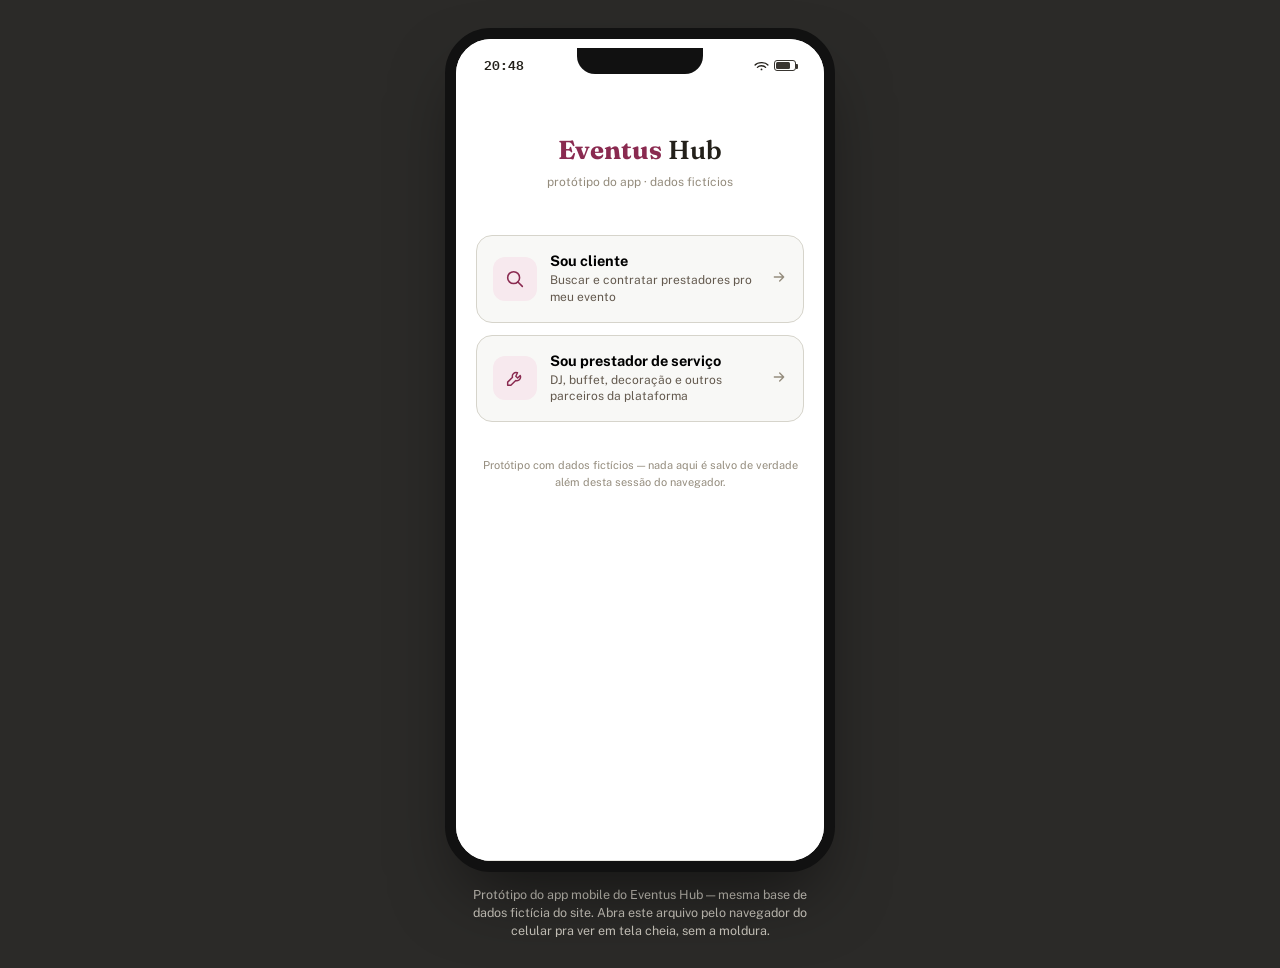
<file: eventus-hub-project/mobile/index.html>
<!doctype html>
<html lang="pt-BR">
<head>
<meta charset="utf-8">
<meta name="viewport" content="width=device-width, initial-scale=1, viewport-fit=cover">
<title>Eventus Hub — app (protótipo)</title>
<link rel="preconnect" href="https://fonts.googleapis.com">
<link rel="preconnect" href="https://fonts.gstatic.com" crossorigin>
<link href="https://fonts.googleapis.com/css2?family=Fraunces:ital,opsz,wght@0,9..144,400;0,9..144,500;0,9..144,600;1,9..144,500;1,9..144,600&family=Public+Sans:wght@400;500;600;700&family=IBM+Plex+Mono:wght@500;600&display=swap" rel="stylesheet">
<link rel="stylesheet" href="css/mobile.css">
</head>
<body>
<svg class="visually-hidden" aria-hidden="true">
<defs>
  <symbol id="ic-dj" viewBox="0 0 24 24" fill="none" stroke="currentColor" stroke-width="1.6" stroke-linecap="round" stroke-linejoin="round">
    <path d="M4 13a8 8 0 0 1 16 0"/><rect x="3" y="13" width="4" height="6" rx="1.4"/><rect x="17" y="13" width="4" height="6" rx="1.4"/>
  </symbol>
  <symbol id="ic-buffet" viewBox="0 0 24 24" fill="none" stroke="currentColor" stroke-width="1.6" stroke-linecap="round" stroke-linejoin="round">
    <path d="M7 3v7a2 2 0 0 1-2 2v0a2 2 0 0 1-2-2V3M5 12v9M7 3v4M5 3v4M9 3c1.8 0 3 1.6 3 4s-1.2 4-3 4M9 3v18"/><path d="M17 3c-1.6 1-2.5 2.7-2.5 5s.9 4 2.5 5v8"/>
  </symbol>
  <symbol id="ic-decor" viewBox="0 0 24 24" fill="none" stroke="currentColor" stroke-width="1.6" stroke-linecap="round" stroke-linejoin="round">
    <circle cx="12" cy="12" r="2.1"/><path d="M12 3.5c1.4 0 2.4 1.3 2 2.7-1 .5-2 1.3-2 2.3m0 7c0 1 1 1.8 2 2.3.4 1.4-.6 2.7-2 2.7m0-15c-1.4 0-2.4 1.3-2 2.7 1 .5 2 1.3 2 2.3m0 7c0 1-1 1.8-2 2.3-.4 1.4.6 2.7 2 2.7M20.5 12c0 1.4-1.3 2.4-2.7 2-.5-1-1.3-2-2.3-2m-7 0c-1 0-1.8 1-2.3 2-1.4.4-2.7-.6-2.7-2m14 0c0-1.4-1.3-2.4-2.7-2-.5 1-1.3 2-2.3 2m-7 0c-1 0-1.8-1-2.3-2-1.4-.4-2.7.6-2.7 2"/>
  </symbol>
  <symbol id="ic-banda" viewBox="0 0 24 24" fill="none" stroke="currentColor" stroke-width="1.6" stroke-linecap="round" stroke-linejoin="round">
    <path d="M14 4l6 6"/><rect x="3" y="13" width="9" height="7" rx="4"/><circle cx="7.5" cy="16.5" r="1"/><path d="M12 13l6-6"/>
  </symbol>
  <symbol id="ic-foto" viewBox="0 0 24 24" fill="none" stroke="currentColor" stroke-width="1.6" stroke-linecap="round" stroke-linejoin="round">
    <rect x="3" y="7" width="18" height="13" rx="2.2"/><path d="M8 7l1.4-2.5h5.2L16 7"/><circle cx="12" cy="13.5" r="3.4"/>
  </symbol>
  <symbol id="ic-cerim" viewBox="0 0 24 24" fill="none" stroke="currentColor" stroke-width="1.6" stroke-linecap="round" stroke-linejoin="round">
    <rect x="5" y="4.5" width="14" height="17" rx="2"/><path d="M9 3.5h6v2.2H9z"/><path d="M8.3 11h7.4M8.3 14.3h7.4M8.3 17.6h4.5"/>
  </symbol>
  <symbol id="ic-flor" viewBox="0 0 24 24" fill="none" stroke="currentColor" stroke-width="1.6" stroke-linecap="round" stroke-linejoin="round">
    <path d="M12 21v-8"/><ellipse cx="12" cy="7.2" rx="2.6" ry="3.6"/><ellipse cx="12" cy="7.2" rx="2.6" ry="3.6" transform="rotate(60 12 7.2)"/><ellipse cx="12" cy="7.2" rx="2.6" ry="3.6" transform="rotate(120 12 7.2)"/><circle cx="12" cy="7.2" r="1.3" fill="currentColor" stroke="none"/>
  </symbol>
  <symbol id="ic-maq" viewBox="0 0 24 24" fill="none" stroke="currentColor" stroke-width="1.6" stroke-linecap="round" stroke-linejoin="round">
    <path d="M6 18l9.5-9.5a2 2 0 0 1 2.8 0v0a2 2 0 0 1 0 2.8L8.8 20.8 5 22z"/><path d="M13 8.5l2.5 2.5"/>
  </symbol>
  <symbol id="ic-anim" viewBox="0 0 24 24" fill="none" stroke="currentColor" stroke-width="1.6" stroke-linecap="round" stroke-linejoin="round">
    <circle cx="12" cy="12" r="9"/><path d="M8.3 10.2h.1M15.6 10.2h.1"/><path d="M8 15c1.1 1.2 2.5 1.8 4 1.8s2.9-.6 4-1.8"/>
  </symbol>
  <symbol id="ic-salao" viewBox="0 0 24 24" fill="none" stroke="currentColor" stroke-width="1.6" stroke-linecap="round" stroke-linejoin="round">
    <path d="M3 10.5L12 4l9 6.5"/><path d="M5 10v10h14V10"/><path d="M10 20v-6h4v6"/>
  </symbol>
  <symbol id="ic-estrutura" viewBox="0 0 24 24" fill="none" stroke="currentColor" stroke-width="1.6" stroke-linecap="round" stroke-linejoin="round">
    <rect x="7" y="3" width="6" height="18" rx="2"/><circle cx="10" cy="7" r="1" fill="currentColor" stroke="none"/><circle cx="10" cy="11" r="1" fill="currentColor" stroke="none"/><path d="M15 8c2.5 1 4 4 4 8"/><path d="M15 5c3.8 1.2 6 5.5 6 11"/>
  </symbol>
  <symbol id="ic-check" viewBox="0 0 24 24" fill="none" stroke="currentColor" stroke-width="2" stroke-linecap="round" stroke-linejoin="round"><path d="M5 12l5 5L19 7"/></symbol>
  <symbol id="ic-arrow" viewBox="0 0 24 24" fill="none" stroke="currentColor" stroke-width="2" stroke-linecap="round" stroke-linejoin="round"><path d="M5 12h14M13 6l6 6-6 6"/></symbol>
  <symbol id="ic-bag" viewBox="0 0 24 24" fill="none" stroke="currentColor" stroke-width="1.7" stroke-linecap="round" stroke-linejoin="round"><path d="M6 8h12l-1 12H7z"/><path d="M9 8V6a3 3 0 0 1 6 0v2"/></symbol>
  <symbol id="ic-star" viewBox="0 0 24 24" fill="currentColor" stroke="none"><path d="M12 3l2.6 5.9 6.4.6-4.8 4.3 1.4 6.3L12 17l-5.6 3.1 1.4-6.3-4.8-4.3 6.4-.6z"/></symbol>
  <symbol id="ic-pin" viewBox="0 0 24 24" fill="none" stroke="currentColor" stroke-width="1.7" stroke-linecap="round" stroke-linejoin="round"><path d="M12 21s7-6.6 7-11.5A7 7 0 0 0 5 9.5C5 14.4 12 21 12 21z"/><circle cx="12" cy="9.4" r="2.3"/></symbol>
  <symbol id="ic-home" viewBox="0 0 24 24" fill="none" stroke="currentColor" stroke-width="1.6" stroke-linecap="round" stroke-linejoin="round"><path d="M4 11.5L12 4l8 7.5"/><path d="M6 10.5V20h12v-9.5"/></symbol>
  <symbol id="ic-search" viewBox="0 0 24 24" fill="none" stroke="currentColor" stroke-width="1.7" stroke-linecap="round" stroke-linejoin="round"><circle cx="10.5" cy="10.5" r="6.5"/><path d="M20 20l-4.8-4.8"/></symbol>
  <symbol id="ic-calendar" viewBox="0 0 24 24" fill="none" stroke="currentColor" stroke-width="1.6" stroke-linecap="round" stroke-linejoin="round"><rect x="3.5" y="5" width="17" height="15.5" rx="2.2"/><path d="M8 3v4M16 3v4M3.5 10h17"/></symbol>
  <symbol id="ic-inbox" viewBox="0 0 24 24" fill="none" stroke="currentColor" stroke-width="1.6" stroke-linecap="round" stroke-linejoin="round"><path d="M4 13V6.5A1.5 1.5 0 0 1 5.5 5h13A1.5 1.5 0 0 1 20 6.5V13"/><path d="M4 13h5.2c.3 1.5 1.3 2.4 2.8 2.4s2.5-.9 2.8-2.4H20"/><path d="M4 13v4.5A1.5 1.5 0 0 0 5.5 19h13a1.5 1.5 0 0 0 1.5-1.5V13"/></symbol>
  <symbol id="ic-wrench" viewBox="0 0 24 24" fill="none" stroke="currentColor" stroke-width="1.6" stroke-linecap="round" stroke-linejoin="round"><path d="M14.7 6.3a4 4 0 0 0-5.4 4.9L4 16.5V20h3.5l5.3-5.3a4 4 0 0 0 4.9-5.4l-2.8 2.8-2-2z"/></symbol>
  <symbol id="ic-logout" viewBox="0 0 24 24" fill="none" stroke="currentColor" stroke-width="1.6" stroke-linecap="round" stroke-linejoin="round"><path d="M9 4H6a2 2 0 0 0-2 2v12a2 2 0 0 0 2 2h3"/><path d="M15 16l4-4-4-4"/><path d="M19 12H9"/></symbol>
  <symbol id="ic-users" viewBox="0 0 24 24" fill="none" stroke="currentColor" stroke-width="1.6" stroke-linecap="round" stroke-linejoin="round"><circle cx="9" cy="8" r="3.2"/><path d="M3 20c0-3.3 2.7-6 6-6s6 2.7 6 6"/><path d="M16 4.3c1.6.5 2.7 2 2.7 3.7s-1.1 3.2-2.7 3.7"/><path d="M19 14.3c1.7.6 3 2.2 3 5.7"/></symbol>
</defs>
</svg>

<div class="device-wrap">
  <div class="phone-shell" id="phone-shell">
    <div class="statusbar">
      <span class="sb-time" id="sb-time">09:41</span>
      <span class="sb-right">
        <svg width="15" height="11" viewBox="0 0 16 12" fill="none" stroke="currentColor" stroke-width="1.4" stroke-linecap="round"><path d="M1 5.5C4 2 12 2 15 5.5"/><path d="M3.5 8C5.7 5.7 10.3 5.7 12.5 8"/><circle cx="8" cy="10.3" r="1" fill="currentColor" stroke="none"/></svg>
        <span class="sb-battery"><i></i></span>
      </span>
    </div>
    <main class="screen" id="screen"></main>
    <nav class="bottomnav" id="bottomnav" hidden></nav>
    <div class="m-toast" id="toast"></div>
  </div>
  <p class="device-note">Protótipo do app mobile do Eventus Hub — mesma base de dados fictícia do site. Abra este arquivo pelo navegador do celular pra ver em tela cheia, sem a moldura.</p>
</div>

<script src="../js/data.js"></script>
<script src="js/mobile-app.js"></script>
</body>
</html>
</file>
<file: eventus-hub-project/mobile/css/mobile.css>
:root{
  --bg: #FFFFFF;
  --bg-elevated: #FFFFFF;
  --surface: #F8F8F6;
  --surface-hover: #EFEFEA;
  --border: #E7E6E0;
  --border-strong: #D6D4CB;
  --ink: #23201A;
  --ink-soft: #63594E;
  --ink-faint: #948C7D;
  --accent: #8A2A50;
  --accent-ink: #FFFFFF;
  --accent-soft: #F7E9EE;
  --gold: #A8791E;
  --gold-soft: #F6EDD4;
  --forest: #2F6249;
  --forest-soft: #E7F0E8;
  --red: #A8402E;
  --red-soft: #F8E9E5;
  --shadow: 0 1px 2px rgba(35,32,26,.05), 0 8px 24px -8px rgba(35,32,26,.14);
  --shadow-lg: 0 4px 8px rgba(35,32,26,.06), 0 24px 48px -16px rgba(35,32,26,.22);
  --radius-sm: 8px;
  --radius: 14px;
  --radius-lg: 22px;
  --font-display: "Fraunces", ui-serif, Georgia, serif;
  --font-body: "Public Sans", ui-sans-serif, system-ui, -apple-system, "Segoe UI", sans-serif;
  --font-mono: "IBM Plex Mono", ui-monospace, "SFMono-Regular", Menlo, monospace;
}
:root[data-theme="dark"]{
  --bg: #14181A;
  --bg-elevated: #1B211F;
  --surface: #1E2523;
  --surface-hover: #262E2B;
  --border: #333B36;
  --border-strong: #454E47;
  --ink: #EEEBE2;
  --ink-soft: #B7B2A2;
  --ink-faint: #837E6E;
  --accent: #E58BAA;
  --accent-ink: #241019;
  --accent-soft: #3A2530;
  --gold: #E0BB63;
  --gold-soft: #362D18;
  --forest: #7FB697;
  --forest-soft: #1E2B24;
  --red: #E29284;
  --red-soft: #3A231E;
  --shadow: 0 1px 2px rgba(0,0,0,.3), 0 8px 24px -8px rgba(0,0,0,.5);
  --shadow-lg: 0 4px 8px rgba(0,0,0,.35), 0 24px 48px -16px rgba(0,0,0,.6);
}

*{box-sizing:border-box;}
html,body{margin:0;padding:0;}
body{
  background:#2B2A28;color:var(--ink);font-family:var(--font-body);font-size:15px;line-height:1.45;
  -webkit-font-smoothing:antialiased;min-height:100vh;
}
h1,h2,h3{font-family:var(--font-display);font-weight:600;margin:0;}
button{font-family:inherit;}
input,select{font-family:inherit;font-size:inherit;color:inherit;}
.tabular{font-variant-numeric:tabular-nums;}
.visually-hidden{position:absolute;width:1px;height:1px;overflow:hidden;clip:rect(0,0,0,0);white-space:nowrap;}

/* ============================================================
   MOLDURA DE CELULAR
   ============================================================ */
.device-wrap{min-height:100vh;display:flex;flex-direction:column;align-items:center;justify-content:center;gap:14px;padding:28px 12px;}
.device-note{color:#C9C5BC;font-size:12.5px;text-align:center;max-width:340px;margin:0;}
.phone-shell{
  width:390px;height:844px;max-width:100%;max-height:100%;
  background:var(--bg);border-radius:46px;border:11px solid #111;
  box-shadow:0 34px 70px -20px rgba(0,0,0,.55);position:relative;overflow:hidden;
  display:flex;flex-direction:column;
}
.phone-shell::before{
  content:'';position:absolute;top:9px;left:50%;transform:translateX(-50%);
  width:126px;height:26px;background:#111;border-radius:0 0 18px 18px;z-index:80;
}
.statusbar{
  display:flex;align-items:center;justify-content:space-between;padding:17px 28px 3px;
  font-family:var(--font-mono);font-size:13px;font-weight:600;color:var(--ink);flex:none;background:var(--bg);
}
.sb-right{display:flex;align-items:center;gap:5px;}
.sb-battery{width:22px;height:11px;border:1.3px solid var(--ink);border-radius:3px;position:relative;display:inline-block;opacity:.9;}
.sb-battery::after{content:'';position:absolute;right:-3px;top:3px;width:2px;height:5px;background:var(--ink);border-radius:0 1px 1px 0;}
.sb-battery i{position:absolute;top:1.4px;left:1.4px;bottom:1.4px;width:68%;background:var(--ink);border-radius:1.5px;display:block;}

.screen{flex:1;min-height:0;overflow-y:auto;-webkit-overflow-scrolling:touch;position:relative;background:var(--bg);}
.screen::-webkit-scrollbar{display:none;}

.bottomnav{display:flex;border-top:1px solid var(--border);background:var(--bg-elevated);flex:none;}
.bottomnav button{
  flex:1;display:flex;flex-direction:column;align-items:center;gap:3px;padding:9px 4px 12px;
  border:none;background:none;color:var(--ink-faint);font-size:10.5px;font-weight:600;cursor:pointer;
}
.bottomnav button svg{width:20px;height:20px;}
.bottomnav button.active{color:var(--accent);}

@media (max-width:460px){
  body{background:var(--bg);}
  .device-wrap{padding:0;gap:0;min-height:100dvh;}
  .phone-shell{width:100%;height:100dvh;max-width:none;max-height:none;border-radius:0;border:none;box-shadow:none;}
  .phone-shell::before{display:none;}
  .statusbar{display:none;}
  .device-note{display:none;}
}

/* ============================================================
   ELEMENTOS GERAIS DE TELA
   ============================================================ */
.screen-head{
  position:sticky;top:0;z-index:20;background:color-mix(in srgb, var(--bg-elevated) 92%, transparent);
  backdrop-filter:blur(6px);display:flex;align-items:center;gap:10px;padding:14px 16px;border-bottom:1px solid var(--border);
}
.screen-head h2{font-size:17px;flex:1;min-width:0;overflow:hidden;text-overflow:ellipsis;white-space:nowrap;}
.screen-head .sub{font-size:11.5px;color:var(--ink-faint);font-weight:500;font-family:var(--font-body);}
.m-back{
  width:32px;height:32px;flex:none;border-radius:999px;border:1px solid var(--border-strong);background:var(--bg);
  display:flex;align-items:center;justify-content:center;cursor:pointer;color:var(--ink);
}
.m-back svg{width:16px;height:16px;transform:rotate(180deg);}
.m-headbtn{
  border:none;background:none;color:var(--ink-soft);font-size:12px;font-weight:700;cursor:pointer;padding:6px 2px;
  text-decoration:underline;flex:none;
}

.m-section{padding:16px;}
.m-section + .m-section{padding-top:0;}
.m-label{font-size:11px;font-weight:700;letter-spacing:.05em;text-transform:uppercase;color:var(--ink-faint);margin-bottom:9px;}

.m-btn-primary{
  display:block;width:100%;border:none;background:var(--ink);color:var(--bg);font-size:14.5px;font-weight:700;
  padding:14px;border-radius:12px;cursor:pointer;text-align:center;
}
.m-btn-primary:disabled{opacity:.4;cursor:default;}
.m-btn-secondary{
  display:block;width:100%;border:1px solid var(--border-strong);background:var(--bg);color:var(--ink);font-size:14px;font-weight:700;
  padding:13px;border-radius:12px;cursor:pointer;text-align:center;
}
.m-btn-ghost{border:none;background:none;color:var(--accent);font-size:13px;font-weight:700;cursor:pointer;padding:6px 0;}

/* ---------- Entrada / seleção de papel ---------- */
.m-hero{padding:54px 24px 24px;text-align:center;}
.m-hero .mark{font-family:var(--font-display);font-size:26px;font-weight:600;}
.m-hero .mark b{color:var(--accent);}
.m-hero .tag{display:block;margin-top:4px;font-size:12px;color:var(--ink-faint);}
.m-rolecards{display:flex;flex-direction:column;gap:12px;padding:20px 20px 24px;}
.m-rolecard{
  display:flex;align-items:center;gap:13px;text-align:left;border:1px solid var(--border-strong);background:var(--surface);
  border-radius:16px;padding:16px;cursor:pointer;
}
.m-rolecard:active{background:var(--surface-hover);}
.m-rolecard .ic{
  width:44px;height:44px;flex:none;border-radius:12px;background:var(--accent-soft);color:var(--accent);
  display:flex;align-items:center;justify-content:center;
}
.m-rolecard .ic svg{width:22px;height:22px;}
.m-rolecard .tx{display:flex;flex-direction:column;gap:3px;min-width:0;}
.m-rolecard .tt{font-weight:700;font-size:14.5px;}
.m-rolecard .dd{font-size:12px;color:var(--ink-soft);line-height:1.4;}
.m-rolecard .arr{margin-left:auto;color:var(--ink-faint);flex:none;}
.m-rolecard .arr svg{width:16px;height:16px;}
.m-footnote{padding:0 24px 24px;text-align:center;font-size:11px;color:var(--ink-faint);line-height:1.5;}

/* ---------- Chips (cidade / data / tipo / categoria) ---------- */
.m-chiprow{display:flex;flex-wrap:wrap;gap:8px;}
.m-chiprow.scrollx{flex-wrap:nowrap;overflow-x:auto;padding-bottom:2px;margin:0 -16px;padding-left:16px;padding-right:16px;}
.m-chiprow.scrollx::-webkit-scrollbar{display:none;}
.m-chip{
  border:1px solid var(--border-strong);background:var(--bg);color:var(--ink);border-radius:999px;
  padding:9px 14px;font-size:13px;font-weight:600;cursor:pointer;white-space:nowrap;flex:none;
}
.m-chip[aria-pressed="true"]{background:var(--ink);color:var(--bg);border-color:var(--ink);}
.m-chip .sw{font-size:10px;opacity:.7;font-weight:600;}

.m-stepper{display:flex;align-items:center;justify-content:space-between;border:1px solid var(--border-strong);border-radius:12px;padding:12px 14px;}
.m-stepper .lb{font-size:13.5px;font-weight:600;}
.m-stepper .ctrl{display:flex;align-items:center;gap:14px;}
.m-stepper button{
  width:30px;height:30px;border-radius:999px;border:1px solid var(--border-strong);background:var(--surface);
  font-size:16px;font-weight:700;cursor:pointer;color:var(--ink);
}
.m-stepper .val{font-family:var(--font-mono);font-weight:700;min-width:24px;text-align:center;}

/* ---------- Categorias / resultados ---------- */
.m-catbar{position:sticky;top:65px;z-index:15;background:var(--bg);padding:10px 0 10px;border-bottom:1px solid var(--border);}
.m-catchip{
  display:flex;align-items:center;gap:6px;border:1px solid var(--border-strong);background:var(--bg);color:var(--ink-soft);
  border-radius:999px;padding:8px 12px;font-size:12.5px;font-weight:700;cursor:pointer;white-space:nowrap;flex:none;position:relative;
}
.m-catchip svg{width:14px;height:14px;}
.m-catchip[aria-pressed="true"]{background:var(--accent);border-color:var(--accent);color:var(--accent-ink);}
.m-catchip .cnt{
  min-width:16px;height:16px;padding:0 3px;border-radius:999px;background:var(--forest);color:#fff;
  font-size:9.5px;font-weight:700;display:flex;align-items:center;justify-content:center;
}
.m-catchip[aria-pressed="true"] .cnt{background:rgba(255,255,255,.35);}

.m-fieldrow{display:flex;flex-wrap:wrap;gap:8px;margin-top:10px;}
.m-selfield{flex:1;min-width:130px;}
.m-selfield label{display:block;font-size:10.5px;color:var(--ink-faint);font-weight:700;margin-bottom:4px;text-transform:uppercase;letter-spacing:.04em;}
.m-selfield select{
  width:100%;border:1px solid var(--border-strong);background:var(--surface);border-radius:10px;padding:9px 10px;
  font-size:13px;font-weight:600;color:var(--ink);
}

.m-cardlist{display:flex;flex-direction:column;gap:12px;}
.m-card{border:1px solid var(--border);background:var(--bg-elevated);border-radius:16px;overflow:hidden;cursor:pointer;}
.m-card.added{border-color:var(--forest);}
.m-card .thumb{height:120px;position:relative;display:flex;align-items:flex-end;padding:10px;overflow:hidden;}
.m-card .thumb .badge{
  background:rgba(255,255,255,.92);color:#211d16;font-size:10px;font-weight:700;padding:3px 9px;border-radius:999px;
}
.m-card .thumb .icwm{position:absolute;right:10px;top:10px;opacity:.9;color:#fff;}
.m-card .thumb .icwm svg{width:24px;height:24px;}
.m-card .body{padding:12px 13px 13px;display:flex;flex-direction:column;gap:5px;}
.m-card .row1{display:flex;justify-content:space-between;gap:8px;align-items:baseline;}
.m-card .name{font-weight:700;font-size:14px;}
.m-card .rating{font-size:12px;color:var(--ink-soft);white-space:nowrap;display:flex;align-items:center;gap:3px;}
.m-card .rating svg{width:11px;height:11px;color:var(--gold);}
.m-card .meta{font-size:12px;color:var(--ink-soft);}
.m-card .tagrow{display:flex;flex-wrap:wrap;gap:5px;}
.m-card .tagrow span{font-size:10px;background:var(--surface);border:1px solid var(--border);color:var(--ink-soft);padding:2.5px 8px;border-radius:999px;}
.m-card .pricerow{display:flex;align-items:center;justify-content:space-between;margin-top:4px;padding-top:9px;border-top:1px dashed var(--border);}
.m-card .price{font-family:var(--font-mono);font-weight:700;font-size:14.5px;}
.m-card .price small{display:block;font-family:var(--font-body);font-weight:500;color:var(--ink-faint);font-size:10.5px;}
.m-card .addbtn{
  border:none;background:var(--ink);color:var(--bg);font-size:12px;font-weight:700;padding:9px 13px;border-radius:9px;cursor:pointer;white-space:nowrap;
}
.m-card.added .addbtn{background:var(--forest);color:#fff;}

.m-empty{border:1px dashed var(--border-strong);border-radius:14px;padding:22px 16px;text-align:center;color:var(--ink-soft);font-size:13px;}
.m-empty b{color:var(--ink);}

/* ---------- Bottom sheet (detalhe do prestador) ---------- */
.m-sheet-overlay{
  /* position:absolute (não fixed) de propósito: o pai .phone-shell tem
     position:relative, então isso cobre só a "tela do celular", nunca a
     janela inteira do navegador quando a moldura aparece pequena no desktop. */
  position:absolute;inset:0;z-index:200;background:rgba(20,17,12,.44);opacity:0;pointer-events:none;transition:opacity .18s;
}
.m-sheet-overlay.show{opacity:1;pointer-events:auto;}
.m-sheet{
  position:absolute;left:0;right:0;bottom:0;max-height:88%;background:var(--bg-elevated);border-radius:22px 22px 0 0;
  transform:translateY(100%);transition:transform .2s ease;display:flex;flex-direction:column;
}
.m-sheet-overlay.show .m-sheet{transform:translateY(0);}
.m-sheet-handle{width:36px;height:4px;border-radius:999px;background:var(--border-strong);margin:10px auto 2px;flex:none;}
.m-sheet-media{height:150px;position:relative;overflow:hidden;flex:none;}
.m-sheet-media .badge{
  position:absolute;left:14px;bottom:12px;background:rgba(255,255,255,.92);color:#211d16;font-size:10.5px;font-weight:700;
  padding:3px 9px;border-radius:999px;
}
.m-sheet-body{padding:16px 18px 22px;overflow-y:auto;}
.m-sheet-body .name{font-family:var(--font-display);font-size:19px;font-weight:600;}
.m-sheet-body .row1{display:flex;justify-content:space-between;gap:10px;align-items:baseline;margin-bottom:8px;}
.m-sheet-body .rating{font-size:12.5px;color:var(--ink-soft);display:flex;align-items:center;gap:4px;white-space:nowrap;}
.m-sheet-body .rating svg{width:13px;height:13px;color:var(--gold);}
.m-sheet-body .about{font-size:13px;line-height:1.6;color:var(--ink-soft);margin-bottom:12px;}
.m-sheet-foot{display:flex;align-items:center;justify-content:space-between;gap:12px;border-top:1px dashed var(--border);padding-top:14px;margin-top:4px;}
.m-sheet-foot .price{font-family:var(--font-mono);font-weight:700;font-size:18px;}
.m-sheet-foot .price small{display:block;font-family:var(--font-body);font-weight:500;color:var(--ink-faint);font-size:11px;}

/* ---------- Extras (equipamentos) ---------- */
.m-extras{display:flex;flex-wrap:wrap;gap:7px;margin-top:10px;}
.m-extra-toggle{
  display:inline-flex;align-items:center;gap:6px;border:1px solid var(--border-strong);background:var(--surface);
  border-radius:999px;padding:7px 12px 7px 9px;font-size:11.5px;cursor:pointer;color:var(--ink);
}
.m-extra-toggle input{accent-color:var(--accent);width:14px;height:14px;}
.m-extra-toggle .p{font-family:var(--font-mono);color:var(--ink-faint);font-size:10.5px;}
.m-extra-toggle[data-checked="true"]{border-color:var(--forest);background:var(--forest-soft);}

/* ---------- Carrinho / orçamento (cliente) ---------- */
.m-cartrow{display:flex;gap:10px;padding:12px 0;border-bottom:1px solid var(--border);}
.m-cartrow .ci{width:34px;height:34px;border-radius:9px;background:var(--surface);display:flex;align-items:center;justify-content:center;flex:0 0 auto;color:var(--ink-soft);}
.m-cartrow .ci svg{width:17px;height:17px;}
.m-cartrow .cm{flex:1;min-width:0;}
.m-cartrow .cm .cat{font-size:10px;text-transform:uppercase;letter-spacing:.05em;color:var(--ink-faint);font-weight:700;}
.m-cartrow .cm .nm{font-weight:700;font-size:13px;}
.m-cartrow .cr{display:flex;flex-direction:column;align-items:flex-end;gap:5px;}
.m-cartrow .price{font-family:var(--font-mono);font-weight:700;font-size:12.5px;}
.m-cartrow .rm{border:none;background:none;color:var(--ink-faint);font-size:10.5px;cursor:pointer;text-decoration:underline;}
.m-cartfoot{border-top:1px solid var(--border);padding:16px;background:var(--surface);}
.m-cartfoot .line{display:flex;justify-content:space-between;font-size:12.5px;color:var(--ink-soft);padding:3px 0;}
.m-cartfoot .grand{display:flex;justify-content:space-between;font-size:16.5px;font-weight:700;padding-top:9px;margin-top:5px;border-top:1px solid var(--border-strong);}
.m-cartfoot .bench{margin-top:9px;font-size:11px;color:var(--ink-faint);background:var(--bg-elevated);border:1px solid var(--border);padding:9px 10px;border-radius:9px;}

/* ---------- Login do prestador ---------- */
.m-search{
  display:flex;align-items:center;gap:8px;border:1px solid var(--border-strong);background:var(--surface);border-radius:12px;
  padding:10px 12px;margin-bottom:12px;
}
.m-search svg{width:16px;height:16px;color:var(--ink-faint);flex:none;}
.m-search input{border:none;background:none;outline:none;flex:1;font-size:13.5px;color:var(--ink);}
.m-provlist{display:flex;flex-direction:column;gap:8px;}
.m-provrow{
  display:flex;align-items:center;gap:11px;border:1px solid var(--border);background:var(--bg-elevated);border-radius:13px;
  padding:10px 12px;cursor:pointer;text-align:left;
}
.m-provrow:active{background:var(--surface);}
.m-provrow .ic{width:38px;height:38px;flex:none;border-radius:10px;display:flex;align-items:center;justify-content:center;color:#fff;}
.m-provrow .ic svg{width:18px;height:18px;}
.m-provrow .info{flex:1;min-width:0;}
.m-provrow .nm{font-weight:700;font-size:13.5px;}
.m-provrow .ct{font-size:11.5px;color:var(--ink-faint);}
.m-provrow .arr{color:var(--ink-faint);flex:none;}
.m-provrow .arr svg{width:14px;height:14px;}

/* ---------- Painel do prestador ---------- */
.m-profile-card{
  display:flex;align-items:center;gap:13px;border:1px solid var(--border);background:var(--surface);border-radius:16px;padding:15px;
}
.m-profile-card .av{
  width:52px;height:52px;flex:none;border-radius:14px;display:flex;align-items:center;justify-content:center;color:#fff;
}
.m-profile-card .av svg{width:24px;height:24px;}
.m-profile-card .nm{font-weight:700;font-size:15.5px;}
.m-profile-card .ct{font-size:12px;color:var(--ink-soft);margin-top:1px;}
.m-profile-card .rt{font-size:11.5px;color:var(--ink-faint);margin-top:3px;display:flex;align-items:center;gap:4px;}
.m-profile-card .rt svg{width:11px;height:11px;color:var(--gold);}

.m-statrow{display:flex;gap:10px;margin-top:14px;}
.m-stat{flex:1;border:1px solid var(--border);border-radius:13px;padding:12px 10px;text-align:center;background:var(--bg-elevated);}
.m-stat .v{font-family:var(--font-mono);font-weight:700;font-size:18px;}
.m-stat .l{font-size:10px;color:var(--ink-faint);margin-top:3px;line-height:1.3;}

.m-quicklist{display:flex;flex-direction:column;gap:8px;margin-top:16px;}
.m-quickrow{
  display:flex;align-items:center;gap:11px;border:1px solid var(--border);background:var(--bg-elevated);border-radius:13px;
  padding:12px 13px;cursor:pointer;
}
.m-quickrow .ic{width:34px;height:34px;flex:none;border-radius:9px;background:var(--accent-soft);color:var(--accent);display:flex;align-items:center;justify-content:center;}
.m-quickrow .ic svg{width:16px;height:16px;}
.m-quickrow .tt{font-weight:700;font-size:13px;flex:1;}
.m-quickrow .dd{font-size:11px;color:var(--ink-faint);}
.m-quickrow .arr{color:var(--ink-faint);}
.m-quickrow .arr svg{width:14px;height:14px;}

/* ---------- Agenda (prestador) ---------- */
.m-datelist{display:flex;flex-direction:column;gap:8px;}
.m-daterow{
  display:flex;align-items:center;justify-content:space-between;border:1px solid var(--border);background:var(--bg-elevated);
  border-radius:12px;padding:12px 13px;
}
.m-daterow .dt{font-weight:700;font-size:13.5px;}
.m-daterow .dt small{display:block;font-weight:500;color:var(--ink-faint);font-size:10.5px;margin-top:1px;}
.m-toggle{position:relative;width:44px;height:26px;border-radius:999px;background:var(--border-strong);border:none;cursor:pointer;flex:none;transition:background .15s;}
.m-toggle::after{content:'';position:absolute;top:3px;left:3px;width:20px;height:20px;border-radius:999px;background:#fff;box-shadow:var(--shadow);transition:transform .15s;}
.m-toggle[aria-pressed="true"]{background:var(--forest);}
.m-toggle[aria-pressed="true"]::after{transform:translateX(18px);}

/* ---------- Serviço / preços (prestador) ---------- */
.m-field{margin-bottom:14px;}
.m-field > label{display:block;font-size:11px;font-weight:700;color:var(--ink-faint);text-transform:uppercase;letter-spacing:.04em;margin-bottom:6px;}
.m-field input[type="number"],.m-field input[type="text"],.m-field select{
  width:100%;border:1px solid var(--border-strong);background:var(--surface);border-radius:10px;padding:11px 12px;font-size:14px;font-weight:600;color:var(--ink);
}
.m-field .hint{font-size:11px;color:var(--ink-faint);margin-top:5px;}
.m-checklist{display:flex;flex-direction:column;gap:2px;}
.m-checkrow{display:flex;align-items:center;gap:10px;padding:9px 2px;border-bottom:1px solid var(--border);font-size:13.5px;}
.m-checkrow input{width:17px;height:17px;accent-color:var(--accent);}
.m-checkrow label{flex:1;}
.m-savebar{
  position:sticky;bottom:0;background:var(--bg-elevated);border-top:1px solid var(--border);padding:12px 16px;
}

/* ---------- Pedidos (prestador) ---------- */
.m-pedido{border:1px solid var(--border);background:var(--bg-elevated);border-radius:14px;padding:13px 14px;margin-bottom:10px;}
.m-pedido .top{display:flex;justify-content:space-between;align-items:flex-start;gap:10px;}
.m-pedido .nm{font-weight:700;font-size:13.5px;}
.m-pedido .meta{font-size:12px;color:var(--ink-soft);margin-top:2px;}
.m-pedido .val{font-family:var(--font-mono);font-weight:700;font-size:13.5px;white-space:nowrap;}
.m-status{font-size:10.5px;font-weight:700;padding:3px 9px;border-radius:999px;display:inline-block;margin-top:8px;}
.m-status.pendente{background:var(--gold-soft);color:var(--gold);}
.m-status.aceito{background:var(--forest-soft);color:var(--forest);}
.m-status.recusado{background:var(--red-soft);color:var(--red);}
.m-pedido .acts{display:flex;gap:8px;margin-top:10px;}
.m-pedido .acts button{flex:1;border:none;border-radius:9px;padding:8px;font-size:12px;font-weight:700;cursor:pointer;}
.m-pedido .acts .ok{background:var(--forest);color:#fff;}
.m-pedido .acts .no{background:var(--surface);color:var(--ink-soft);border:1px solid var(--border-strong);}

/* ---------- Toast ---------- */
.m-toast{
  position:absolute;left:16px;right:16px;bottom:16px;background:var(--ink);color:var(--bg);padding:12px 15px;border-radius:12px;
  font-size:12.5px;font-weight:600;text-align:center;box-shadow:var(--shadow-lg);opacity:0;transform:translateY(8px);
  transition:opacity .18s, transform .18s;pointer-events:none;z-index:60;
}
.m-toast.show{opacity:1;transform:translateY(0);}
</file>
